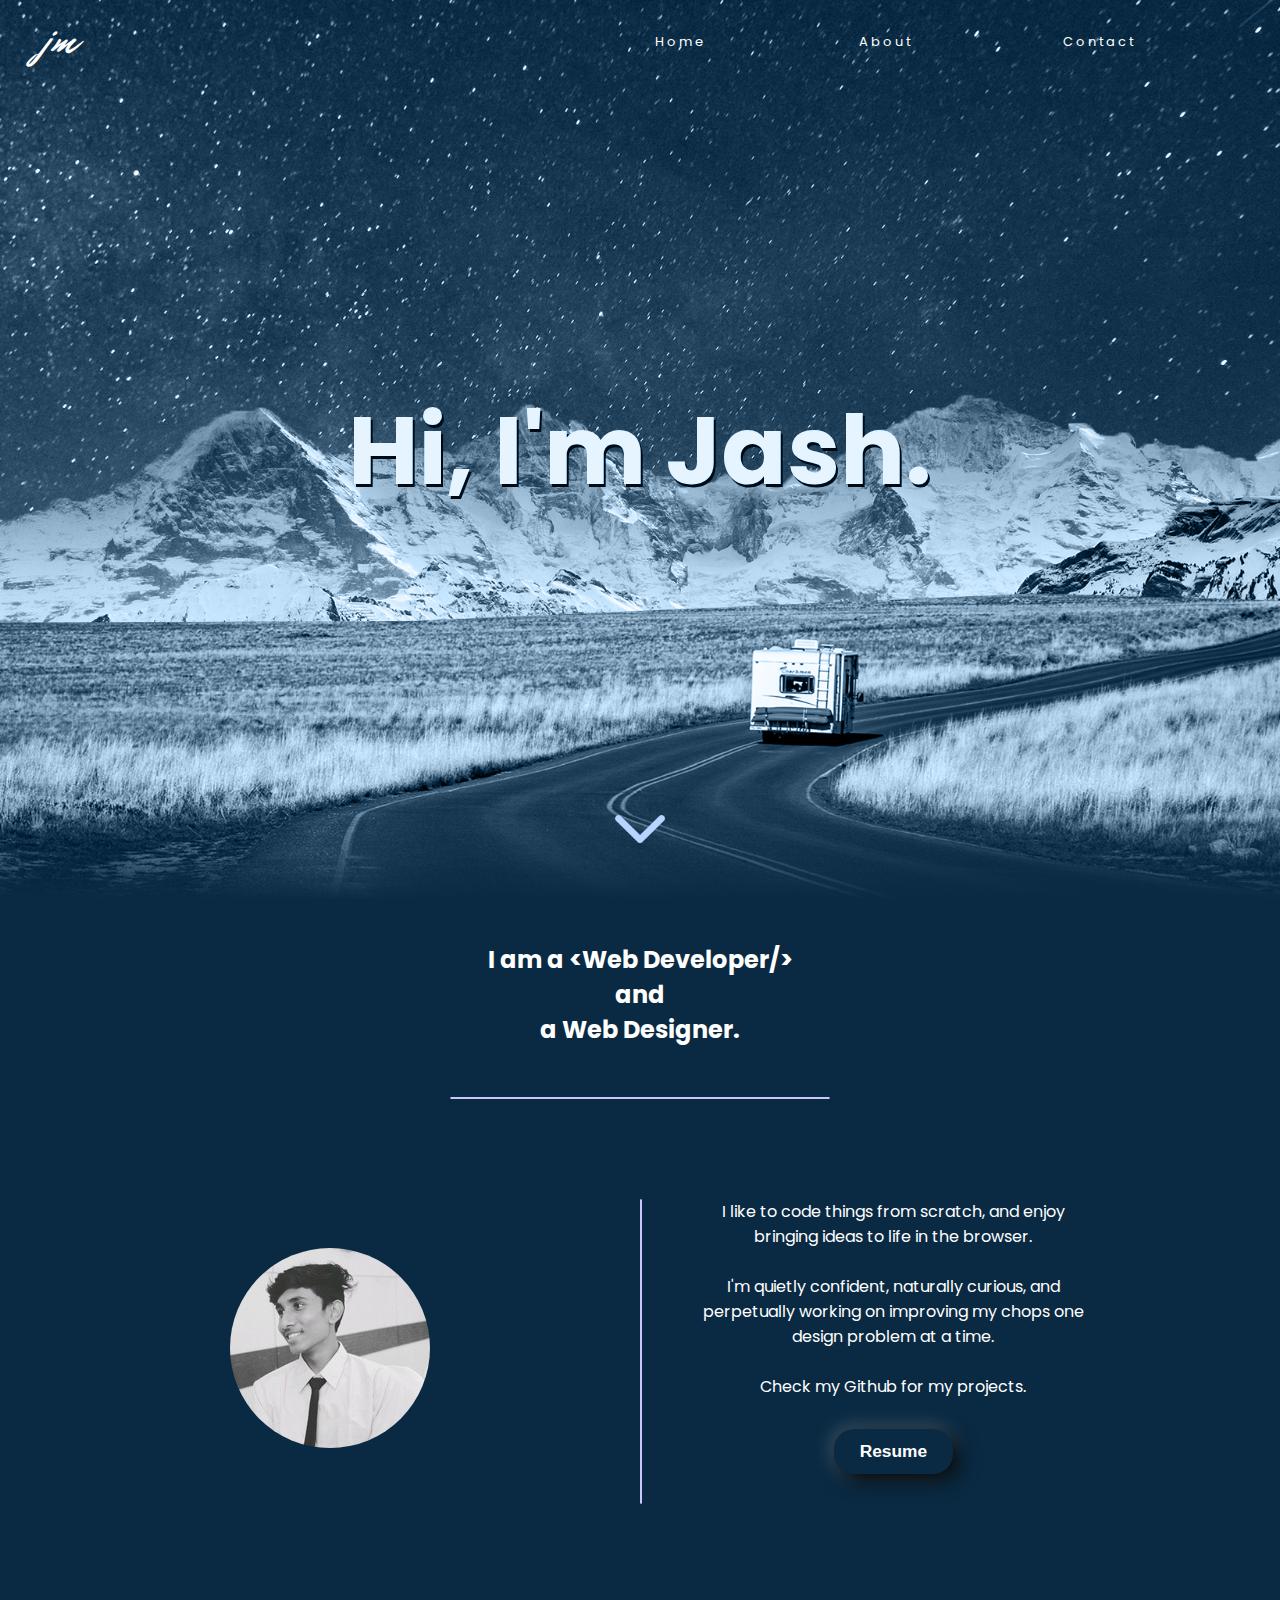
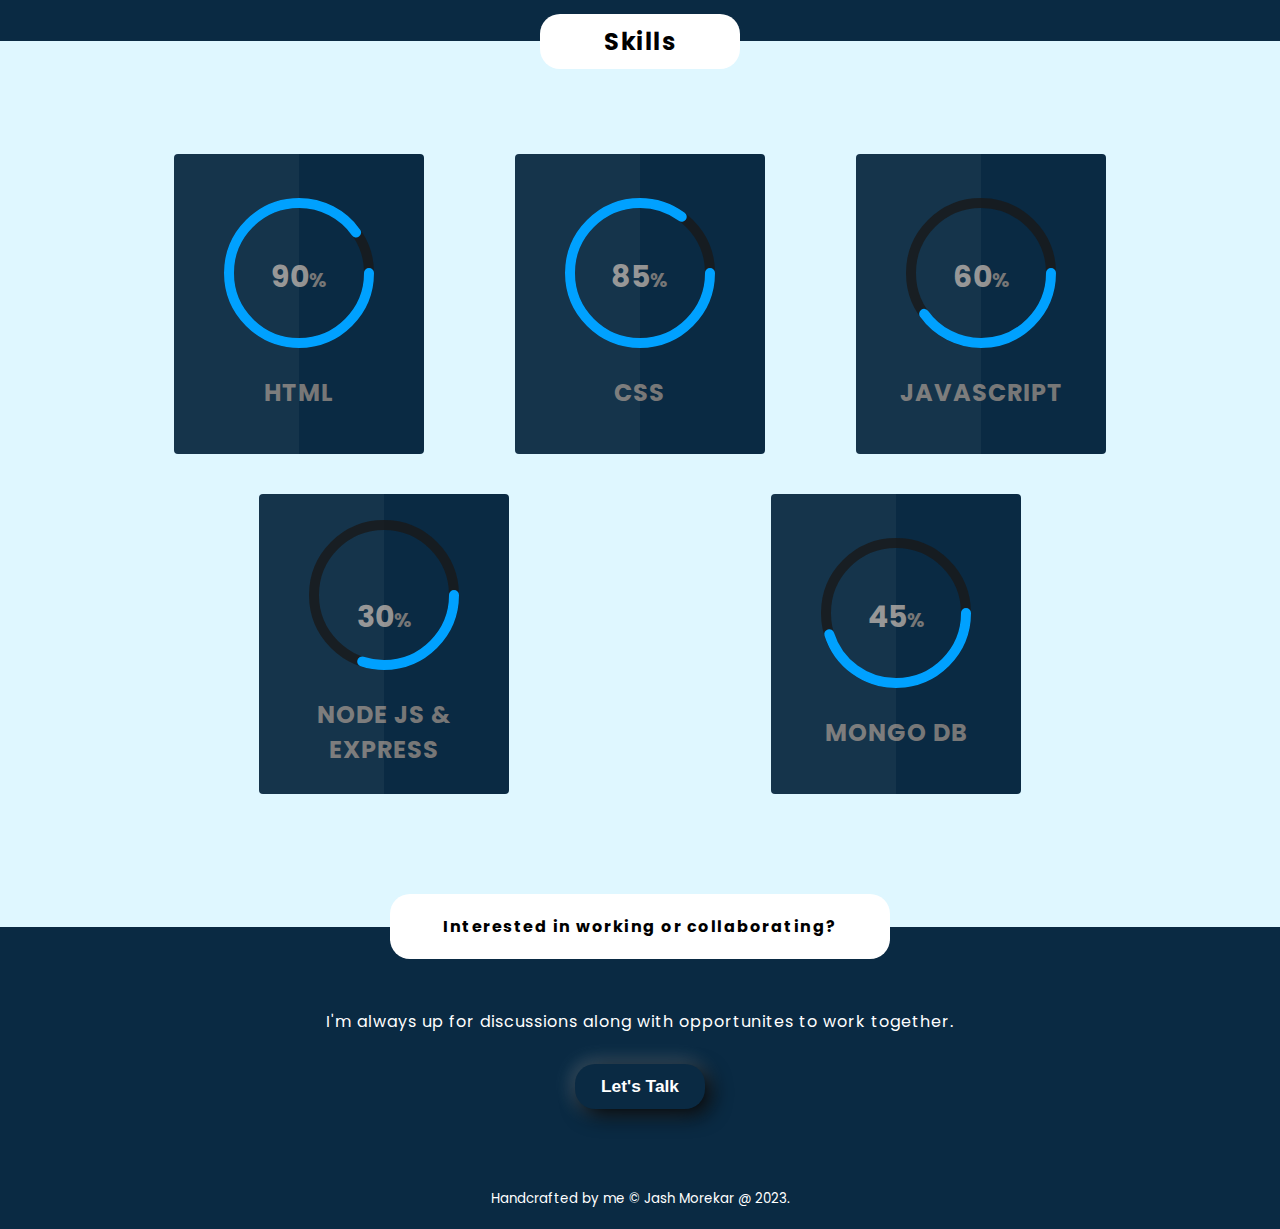
<file: index.html>
<!DOCTYPE html>
<html lang="en" dir="ltr">
  <head>
    <meta charset="utf-8" />
    <meta
      name="viewport"
      content="width=device-width, initial-scale=1, minimum-scale=1.0"
    />
    <link rel="icon" href="images/Frame 1.png" />
    <title>Portfolio | Jash Morekar</title>
    <link rel="stylesheet" href="css/styles.css" />
    <link
      rel="stylesheet"
      href="https://use.fontawesome.com/releases/v5.7.0/css/all.css"
      integrity="sha384-lZN37f5QGtY3VHgisS14W3ExzMWZxybE1SJSEsQp9S+oqd12jhcu+A56Ebc1zFSJ"
      crossorigin="anonymous"
    />
    <link
      href="https://fonts.googleapis.com/css?family=Poppins&display=swap"
      rel="stylesheet"
    />
    <link
      href="https://fonts.googleapis.com/css?family=Mr+Dafoe&display=swap"
      rel="stylesheet"
    />
  </head>

  <body class="body-bg">
    <nav class="navbar-1">
      <div class="logo-1">
        <a class="logo-name" href="index.html"> jm </a>
      </div>

      <ul class="list">
        <li class="list-links"><a class="list-names" href="#">Home</a></li>
        <li class="list-links">
          <a class="list-names" href="#about">About</a>
        </li>
        <!-- <li class="list-links"><a class="list-names" href="#">Projects</a></li> -->
        <li class="list-links">
          <a class="list-names" href="#contact">Contact</a>
        </li>
      </ul>

      <div class="burger">
        <div class="line-1"></div>
        <div class="line-2"></div>
        <div class="line-3"></div>
      </div>
    </nav>

    <section class="intro">
      <img src="images/bg.jpg" alt="" id="bg" />
      <img src="images/mountain.png" alt="" id="mountain" />
      <img src="images/road.png" alt="" id="road" />

      <h1 id="heading">Hi, I'm Jash.</h1>
    </section>
    
        <section>
      <div class="arrow-container">
                <a href="#about"
          ><img class="dw-arrow" src="images/Arrow 2.png" alt=""
        /></a>
      </div>
    </section>

    <section class="about-me" id="about">
      <div class="abt-text">
        <h2>
          I am a <span><</span>Web Developer<span>/></span> <br />
          and <br />
          a Web Designer.
        </h2>
        <hr class="abt-hr" />
      </div>
    </section>

    <section class="about-me-2">
      <div class="description">
        <div class="profilepic">
          <img
            class="picture-prof"
            src="images/0.jpg"
            alt=""
          />
        </div>

        <div class="vertical-line"></div>

        <div class="profile-text">
          <p>
            I like to code things from scratch, and enjoy bringing ideas to life
            in the browser. <br />
            <br />
            I'm quietly confident, naturally curious, and perpetually working on
            improving my chops one design problem at a time. <br />
            <br />
            Check my Github for my projects.
          </p>

          <div class="resume-btn">
            <button class="btn">
              <a
                href="https://drive.google.com/file/d/11wLyi9M6qMthVPCy5YEVSP2oRBYQvMiO/view?usp=sharing"
                target="_blank"
                >Resume</a
              >
            </button>
          </div>
        </div>
      </div>
    </section>

    <section class="my-skills">
      <div class="footer">
        <div class="skills-heading">
          <h3>Skills</h3>
        </div>
      </div>
    </section>

    <section class="skills-container">
      <div class="container">
        <div class="card">
          <div class="box">
            <div class="skill-percent">
              <svg>
                <circle cx="70" cy="70" r="70"></circle>
                <circle cx="70" cy="70" r="70"></circle>
              </svg>
              <div class="skill-number">
                <h2>90<span>%</span></h2>
              </div>
            </div>
            <h2 class="skill-heading">HTML</h2>
          </div>
        </div>

        <div class="card">
          <div class="box">
            <div class="skill-percent">
              <svg>
                <circle cx="70" cy="70" r="70"></circle>
                <circle cx="70" cy="70" r="70"></circle>
              </svg>
              <div class="skill-number">
                <h2>85<span>%</span></h2>
              </div>
            </div>
            <h2 class="skill-heading">CSS</h2>
          </div>
        </div>

        <div class="card">
          <div class="box">
            <div class="skill-percent">
              <svg>
                <circle cx="70" cy="70" r="70"></circle>
                <circle cx="70" cy="70" r="70"></circle>
              </svg>
              <div class="skill-number">
                <h2>60<span>%</span></h2>
              </div>
            </div>
            <h2 class="skill-heading">JavaScript</h2>
          </div>
        </div>
      </div>
    </section>

    <section class="skills-container second-skills">
      <div class="container">
        <div class="card">
          <div class="box">
            <div class="skill-percent">
              <svg>
                <circle cx="70" cy="70" r="70"></circle>
                <circle cx="70" cy="70" r="70"></circle>
              </svg>
              <div class="skill-number">
                <h2>30<span>%</span></h2>
              </div>
            </div>
            <h2 class="skill-heading">Node JS & Express</h2>
          </div>
        </div>

        <div class="card">
          <div class="box">
            <div class="skill-percent">
              <svg>
                <circle cx="70" cy="70" r="70"></circle>
                <circle cx="70" cy="70" r="70"></circle>
              </svg>
              <div class="skill-number">
                <h2>45<span>%</span></h2>
              </div>
            </div>
            <h2 class="skill-heading">Mongo DB</h2>
          </div>
        </div>
      </div>
    </section>

    <!-- <section class="projects">
      <h1>Projects</h1>
    </section>
    <section class="projects-container"></section> -->

    <section class="footer-container" id="contact">
      <div class="footer">
        <div class="footer-heading">
          <h3>Interested in working or collaborating?</h3>
        </div>
      </div>
    </section>

    <section class="footer-container-content">
      <div class="sub-heading-footer">
        I'm always up for discussions along with opportunites to work together.
      </div>
      <div class="resume-btn">
        <button class="btn">
          <a href="contact.html">Let's Talk</a>
        </button>
      </div>
      <div class="cta">
        <div class="cta-icons">
          <span class="icons" style="font-size: 2em; color: #fff;">
            <a href="https://github.com/jashmorekar"
              ><i class="fab fa-github-square"></i
            ></a>
          </span>

          <span class="icons" style="font-size: 2em; color: #fff;">
            <a
              href="https://www.linkedin.com/in/jash-morekar-309564159/"
              target="_blank"
              ><i class="fab fa-linkedin"></i
            ></a>
          </span>

          <span class="icons" style="font-size: 2em; color: #fff;">
            <a href="https://dribbble.com/JashMorekar" target="_blank"
              ><i class="fab fa-dribbble-square"></i
            ></a>
          </span>

          <span class="icons" style="font-size: 2em; color: #000;">
            <a href="https://www.facebook.com/jash.morekar/" target="_blank"
              ><i class="fab fa-facebook-square"></i
            ></a>
          </span>
        </div>
      </div>
      <div class="copyright">
        <p>Handcrafted by me © Jash Morekar @ 2023.</p>
      </div>
    </section>

    <script type="text/javascript" src="app.js"></script>
  </body>
</html>
</file>
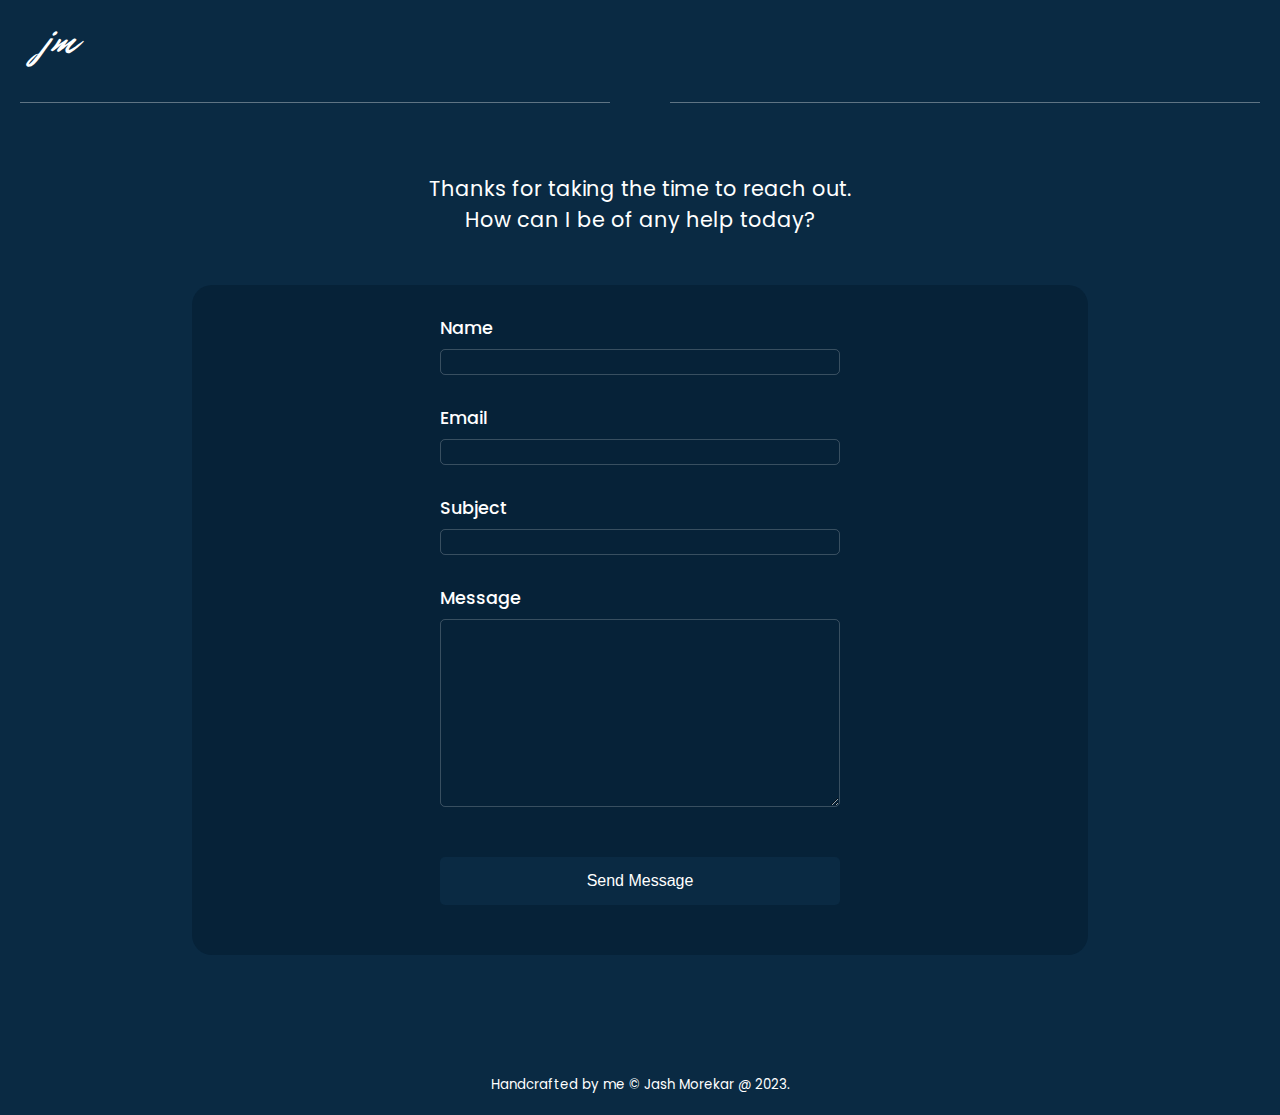
<file: contact.html>
<!DOCTYPE html>
<html lang="en" dir="ltr">
  <head>
    <meta charset="utf-8" />
    <meta
      name="viewport"
      content="width=device-width, initial-scale=1, minimum-scale=1.0"
    />
    <link rel="icon" href="images/Frame 1.png" />
    <title>Contact | Jash Morekar</title>
    <link rel="stylesheet" href="css/styles.css" />
    <link
      rel="stylesheet"
      href="https://use.fontawesome.com/releases/v5.7.0/css/all.css"
      integrity="sha384-lZN37f5QGtY3VHgisS14W3ExzMWZxybE1SJSEsQp9S+oqd12jhcu+A56Ebc1zFSJ"
      crossorigin="anonymous"
    />
    <link
      href="https://fonts.googleapis.com/css?family=Poppins&display=swap"
      rel="stylesheet"
    />
    <link
      href="https://fonts.googleapis.com/css?family=Mr+Dafoe&display=swap"
      rel="stylesheet"
    />
  </head>
  <body class="body-bg">
    <nav class="navbar-1">
      <div class="logo-1">
        <a class="logo-name" href="index.html"> jm </a>
      </div>

      <div
        class="logo-1"
        style="justify-content: flex-end; padding-right: 30px;"
      >
        <span class="" style="font-size: 2em; color: #fff;">
          <a href="index.html"><i class="fas fa-times"></i></a>
        </span>
      </div>
    </nav>

    <section>
      <div class="contact-header">
        <!-- <h1>I will surely get back to you :)</h1> -->
        <hr />
        <div class="smiley">
          <span style="font-size: 2.5em; color: rgb(255, 255, 255);"
            ><i class="far fa-grin-beam"></i
          ></span>
        </div>
      </div>
    </section>

    <div class="text-section">
      <p>Thanks for taking the time to reach out.</p>
      <p>How can I be of any help today?</p>
    </div>

    <div class="contact-form">
      <form
        method="POST"
        action="https://formspree.io/xgenzeok"
        class="form"
        autocomplete="off"
      >
        <div class="input-elements">
          <label>Name</label>
          <input
            class="form-inputs"
            type="text"
            name="Name"
            id="name"
            required="required"
          />
        </div>
        <div class="input-elements">
          <label>Email</label>
          <input
            class="form-inputs"
            type="email"
            name="email"
            id="email"
            required="required"
          />
        </div>
        <div class="input-elements">
          <label>Subject</label>
          <input
            class="form-inputs"
            type="text"
            name="Subject"
            id="subject"
            required="required"
          />
        </div>
        <div class="input-elements">
          <label>Message</label>
          <textarea
            name="message"
            id="message"
            class="form-inputs"
            rows="12"
            cols="25"
            required="required"
          ></textarea>
        </div>
        <div class="input-elements">
          <button class="form-btn" type="submit">Send Message</button>
        </div>
      </form>
    </div>

    <section class="cont-footer">
      <div class="copyright">
        <p>Handcrafted by me © Jash Morekar @ 2023.</p>
      </div>
    </section>

    <script type="text/javascript" src="app.js"></script>
  </body>
</html>
</file>
<file: css/styles.css>
* {
  margin: 0;
  padding: 0;
  box-sizing: border-box;
}
html {
  scroll-behavior: smooth;
}
body {
  font-family: "Poppins", sans-serif;
  background-color: #0a2a43;
}
a {
  text-decoration: none;
  color: #fff;
}
.logo-1 {
  display: flex;
  flex: 1;
  padding-left: 30px;
}
.logo-name {
  color: #fff;
  font-family: "Mr Dafoe", cursive;
  letter-spacing: 2px;
  font-size: 2.5rem;
}
.logo-name:hover {
  color: #00a1ff;
}
.list {
  flex: 1;
  display: flex;
  list-style: none;
}
.list-links {
  flex: 1;
}
.list-names {
  text-decoration: none;
  position: relative;
  font-size: small;
}
.list-names:focus {
  color: #00a1ff;
}
.list-names:hover::after {
  margin-top: 15px;
  content: "";
  display: inline-block;
  width: 60%;
  height: 2px;
  background: #fff;
  transition: width 0.3s;
  position: absolute;
  bottom: 0;
  left: calc(50% - 30%);
}
.burger {
  display: none;
}
.burger div {
  width: 25px;
  height: 3px;
  background-color: #fff;
  margin: 5px;
  transition: all 0.4s ease;
}
.heading {
  color: #fff;
  text-align: center;
  padding-top: 35vh;
  font-size: small;
  letter-spacing: 3px;
}
.top-sec {
  padding-top: 30px;
  height: 95vh;
  width: 100%;
}
.navbar-1 {
  color: #fff;
  display: flex;
  justify-content: space-around;
  align-items: center;
  padding: 1%;
  /* background-color: #d2d3d3; */
  letter-spacing: 3px;
  z-index: 1;
}
.intro {
  position: absolute;
  top: 0;
  left: 0;
  width: 100%;
  height: 100vh;
  overflow: hidden;
  display: flex;
  justify-content: center;
  align-items: center;
  z-index: -1;
}
.intro:before {
  content: "";
  position: absolute;
  bottom: 0;
  width: 100%;
  height: 100px;
  background: linear-gradient(to top, #0a2a43, transparent);
  z-index: 100;
}
.intro:after {
  content: "";
  position: absolute;
  top: 0;
  left: 0;
  width: 100%;
  height: 100%;
  background: #0a2a43;
  z-index: 100;
  mix-blend-mode: color;
}
.intro img {
  position: absolute;
  top: 0;
  left: 0;
  width: 100%;
  height: 100vh;
  object-fit: cover;
  pointer-events: none;
}
#heading {
  position: relative;
  color: rgb(239, 239, 255);
  font-size: 6em;
  z-index: 1;
  text-shadow: 2px 2.5px rgb(3, 2, 56);
}
#road {
  z-index: 3;
}
.about-me {
  position: relative;
  top: 90vh;
  display: flex;
  padding: 50px;
}
.abt-text {
  color: #fff;
  flex: 1;
  /* align-items: center; */
  text-align: center;
  overflow: hidden;
}
.abt-hr {
  margin: 50px 400px;
  color: rgb(199, 199, 255);
  border: 1px solid rgb(199, 199, 252);
  border-radius: 5px;
}
::-webkit-scrollbar {
  width: 4px;
  background: black;
  opacity: 0.3;
}
/* ::-webkit-scrollbar-track {
  border-radius: 10px;
  box-shadow: inset 0 0 10px #00000070;
} */
::-webkit-scrollbar-thumb {
  border-radius: 0;
  background-image: linear-gradient(to top, #00a1ff 0%, #00a1ff 100%);
  background-color: #0a2a43;
}
/* @media only screen and (max-width: 768px) {
  ::-webkit-scrollbar {
    width: 5px;
    background: black;
    opacity: 0.1;
  }
  ::-webkit-scrollbar-thumb {
    border-radius: 10px;
    background-image: linear-gradient(to top, #c8c7ff 0%, #3513ca 100%);
  }
  
} */
.about-me-2 {
  position: relative;
  top: 90vh;
  display: flex;
  padding-bottom: 75px;
}
.description {
  width: 100%;
  display: flex;
  justify-items: center;
  justify-content: space-around;
  align-items: center;
}
.profilepic {
  padding-left: 18%;
  flex: 1;
  align-items: center;
  /* padding-right: 5px; */
}
.picture-prof {
  border-radius: 50%;
  /* box-shadow: -4px -4px 30px rgba(255, 255, 255, 0.3), 6px 6px 40px rgba(0, 0, 0, 0.8); */
  /* box-shadow: -2px -2px 40px rgba(255, 255, 255, 0.3), 6px 6px 40px rgba(0, 0, 0, 0.8); */
  transition: 0.5s;
}
.picture-prof:hover {
  transform: translateY(-10px);
  box-shadow: -1px -1px 20px rgba(255, 255, 255, 0.432),
    6px 6px 20px rgb(0, 0, 0);
}
.profile-text {
  padding-left: 5px;
  padding-right: 15%;
  color: #fff;
  flex: 1;
  text-align: center;
}
.vertical-line {
  background-color: rgb(199, 199, 252);
  width: 1px;
  height: 100%;
  color: rgb(145, 145, 255);
  border: 1px solid rgb(199, 199, 252);
  margin: 20px 52px 20px 20px;
  border-radius: 5px;
}
.toggle .line-1 {
  transform: rotate(-45deg) translate(-5px, 6px);
}
.toggle .line-2 {
  opacity: 0;
}
.toggle .line-3 {
  transform: rotate(45deg) translate(-5px, -6px);
}
.arrow-container {
  text-align: center;
  position: absolute;
  top: 90.5%;
  left: 50%;
    transform: translateX(-50%);
  animation: pulse 1.5s 1s ease-out infinite;
}
@keyframes pulse {
  0% {
    opacity: 1;
    transform: none;
  }
  50% {
    opacity: 0.8;
    transform: scale(0.8);
  }
  100% {
    opacity: 1;
    transform: none;
  }
}
.dw-arrow {
  width: 50px;
  color: #000;
    position: absolute;
  left: 50%;
  transform: translateX(-50%);
}
.dw-arrow-disappear {
  opacity: 0;
}
.resume-btn {
  color: #fff;
  border: none;
  padding: 30px 0;
  opacity: 1;
}
.btn {
  border: none;
  cursor: pointer;
  padding: 12px 26px;
  color: #fff;
  background: #0a2a43;
  /* opacity: 0.5; */
  box-shadow: 6px 6px 20px #000000, -1px -1px 20px rgba(255, 255, 255, 0.308);
  border-radius: 20px;
}
.btn:focus {
  border: none;
  border-style: none;
  outline: none;
}
.btn:hover {
  border: none;
  box-shadow: inset 2px 2px 40px #0000008a,
    inset -2px -2px 40px rgba(255, 255, 255, 0.877);
}
.resume-btn a {
  text-decoration: none;
  color: #fff;
  font-weight: 700;
  font-size: 1.3em;
  opacity: 1;
  border: none;
}
.skills-container {
  position: relative;
  top: 90vh;
  padding: 50px 0 40px 0;
  background-color: #dff7ff;
  display: flex;
  justify-content: center;
  align-items: center;
}
.second-skills {
  position: relative;
  top: 90vh;
  padding: 0 0 50px 0;
  background-color: #dff7ff;
  display: flex;
  justify-content: center;
  align-items: center;
}
.container {
  position: relative;
  width: 80%;
  display: flex;
  justify-content: space-around;
}
.container .card {
  position: relative;
  width: 250px;
  background: linear-gradient(0deg, #0a2a43, #0a2a43);
  display: flex;
  justify-content: center;
  align-items: center;
  height: 300px;
  border-radius: 4px;
  text-align: center;
  overflow: hidden;
  transition: 0.5s;
}
.container .card:hover {
  transform: translateY(-10px);
  box-shadow: 0 15px 35px rgba(0, 0, 0, 0.5);
}
.container .card::before {
  content: "";
  position: absolute;
  top: 0;
  left: -50%;
  width: 100%;
  height: 100%;
  background: rgba(255, 255, 255, 0.048);
  pointer-events: none;
  z-index: 1;
}
/* .skill-percent {
  position: relative;
  width: 150%;
  height: 150%;
  border-radius: 50%;
  box-shadow: inset 0 0 50px #000;
} */
.skill-percent .skill-number {
  display: flex;
  position: absolute;
  left: 0;
  bottom: 27px;
  height: 100%;
  width: 100%;
  align-items: center;
  justify-content: center;
  border-radius: 50;
}
.skill-percent .skill-number h2 {
  color: #929292;
  font-weight: 700;
  font-size: 30px;
  transition: 0.5s;
}
.skill-percent .skill-number h2 span {
  color: #777;
  font-size: 20px;
  transition: 0.5s;
}
.card:hover .skill-percent .skill-number h2 {
  color: #fff;
  font-size: 45px;
}
.card:hover .skill-percent .skill-number h2 span {
  color: #fff;
}
.skill-heading {
  color: #777;
  position: relative;
  font-weight: 700;
  font-size: 15;
  margin-top: 20px;
  letter-spacing: 1px;
  text-transform: uppercase;
  transition: 0.5s;
}
.card:hover .skill-heading {
  color: #fff;
}
svg {
  position: relative;
  width: 150px;
  height: 150px;
  z-index: 10000;
}
svg circle {
  width: 100%;
  height: 100%;
  fill: none;
  stroke: #191919cb;
  stroke-width: 10;
  stroke-linecap: round;
  transform: translate(5px, 5px);
}
svg circle:nth-child(2) {
  stroke-dasharray: 440;
  stroke-dashoffset: 440;
}
.card:nth-child(1) svg circle:nth-child(2) {
  animation: skill-percent-fill 1s ease-in;
  animation-fill-mode: both;
  stroke: #00a1ff;
  stroke-dashoffset: calc(440 - (440 * 90) / 100);
}
.card:nth-child(2) svg circle:nth-child(2) {
  stroke: #00a1ff;
  stroke-dashoffset: calc(440 - (440 * 85) / 100);
}
.card:nth-child(3) svg circle:nth-child(2) {
  stroke-dashoffset: calc(440 - (440 * 40) / 100);
  stroke: #00a1ff;
}
.second-skills .card:nth-child(1) svg circle:nth-child(2) {
  stroke-dashoffset: calc(440 - (440 * 30) / 100);
  stroke: #00a1ff;
}
.second-skills .card:nth-child(2) svg circle:nth-child(2) {
  stroke-dashoffset: calc(440 - (440 * 45) / 100);
  stroke: #00a1ff;
}
.my-skills {
  position: relative;
  top: 90vh;
  padding-top: 35px;
  padding-bottom: 35px;
  background-color: #dff7ff;
  background-image: -webkit-linear-gradient(#0a2a43 50%, #dff7ff 50%);
  text-align: center;
}
.my-skills h1 {
  font-size: 2em;
  letter-spacing: 2px;
  display: flex;
  text-align: center;
  align-items: center;
}
.skills-heading {
  align-items: center;
  width: 200px;
  text-align: center;
  padding: 10px 0;
  margin: auto;
  background-color: #fff;
  border-radius: 20px;
}
.skills-heading h3 {
  font-size: x-large;
  letter-spacing: 1.5px;
}
.projects {
  position: relative;
  top: 90vh;
  background-color: #dff7ff;
  text-align: center;
  padding-top: 75px;
}
.projects h1 {
  font-size: 2em;
  letter-spacing: 1px;
}
.projects-container {
  position: relative;
  top: 90vh;
  background-color: #dff7ff;
  text-align: center;
  padding: 5px 50px 35px 50px;
  justify-content: center;
}
.footer-container {
  position: relative;
  top: 90vh;
  background-color: #0a2a43;
  background-image: -webkit-linear-gradient(#dff7ff 50%, #0a2a43 50%);
  text-align: center;
  padding: 50px 0;
  justify-content: center;
}
.footer {
  display: flex;
}
.footer-heading h3 {
  color: #000;
  letter-spacing: 1.5px;
  text-align: center;
  font-size: medium;
}
.footer-heading {
  align-items: center;
  width: 500px;
  text-align: center;
  padding: 20px 0;
  margin: auto;
  background-color: #fff;
  border-radius: 20px;
}
.footer-container-content {
  position: relative;
  top: 90vh;
  background-color: #0a2a43;
  text-align: center;
  padding: 0 0 20px 0;
  justify-content: center;
}
.sub-heading-footer {
  color: #fff;
  letter-spacing: 1px;
}
.cta {
  display: flex;
}
.cta-icons {
  display: flex;
  flex-direction: row;
  width: 300px;
  align-items: center;
  text-align: center;
  margin: auto;
}
.icons {
  justify-content: space-around;
  align-items: center;
  margin: auto;
}
.icons i {
  transition: 0.5s;
}
.icons i:hover {
  transform: translateY(-5px);
  box-shadow: -1px -1px 20px rgba(255, 255, 255, 0.432),
    6px 6px 20px rgb(0, 0, 0);
}
.copyright {
  margin-top: 50px;
  color: #fff;
  font-size: smaller;
}
.contact-form {
  background-color: #062238;
  width: 70vw;
  text-align: left;
  display: flex;
  margin: auto;
  border-radius: 20px;
  color: #fff;
  margin-bottom: 50px;
  max-width: inherit;
}
.form {
  margin: auto;
}
.form-btn {
  outline: none;
  border: none;
  padding: 15px 5px;
  margin: 20px 0;
  border-radius: 5px;
  background: #0a2a43;
  color: #fff;
  font-size: 1em;
  cursor: pointer;
}
.form-btn:hover {
  background: #0070b1;
}
.form-btn:focus {
  background: #004e7a;
}
.input-elements {
  display: flex;
  flex-direction: column;
  margin: 30px 0;
  width: 400px;
  max-width: inherit;
}
.input-elements input {
  padding: 3px;
  font-size: 1em;
  background: none;
  border: 1px solid #ffffff34;
  border-radius: 5px;
  color: #fff;
  max-width: inherit;
}
.input-elements input:focus {
  border: 1px solid #ffffff;
}
.input-elements textarea {
  padding: 3px;
  font-size: 1em;
  background: none;
  border: 1px solid #ffffff34;
  border-radius: 5px;
  max-width: initial;
  color: white;
}
.input-elements textarea:focus {
  border: 1px solid #ffffff;
}
.input-elements label {
  font-weight: 500;
  font-size: 1.1em;
  margin-bottom: 8px;
}
.form-inputs {
  outline: none;
  border: none;
}
.contact-header {
  color: #fff;
  text-align: center;
  padding: 20px;
  display: flex;
  flex-direction: column;
}
.contact-header hr {
  background-color: rgba(255, 255, 255, 0.349);
  height: 1px;
  border: none;
}
.smiley {
  margin: auto;
  position: absolute;
  top: 73px;
  left: 50%;
  transform: translateX(-50%);
  align-items: center;
}

.smiley i {
  z-index: 3;
  background-color: #0a2a43;
  padding: 0 30px;
}
.text-section {
  text-align: center;
  color: #fff;
  padding: 50px 0;
  font-size: 1.3em;
}
.cont-footer {
  text-align: center;
  padding: 20px 0 20px 0;
  justify-content: center;
}
@media screen and (max-width: 768px) {
  html body {
    overflow-x: hidden;
  }
  #heading {
    font-size: 2em;
  }
  .mount-img {
    height: 50vh;
  }
  .top-sec {
    height: 50vh;
  }
  .abt-hr {
    display: none;
  }
  .heading {
    padding-top: 11vh;
  }
  .list-names {
    text-decoration: none;
    position: relative;
    margin-top: 15px;
    font-size: small;
  }
  .description {
    flex-direction: column;
  }
  .profilepic {
    padding-left: 10px;
    padding-bottom: 40px;
  }
  .vertical-line {
    height: 1px;
    width: 60%;
    margin-left: 50px;
  }
  .profile-text {
    justify-content: center;
    padding-left: 70px;
    padding-top: 50px;
    /* width: 60%; */
  }
  .list {
    position: absolute;
    right: 0;
    height: 88vh;
    top: 12vh;
    background-color: #0a2a43;
    display: flex;
    flex-direction: column;
    width: 50%;
    align-items: center;
    transform: translateX(100%);
    transition: transform 0.5s ease-in;
    overflow-x: hidden;
  }
  .list li {
    opacity: 0;
  }
  .burger {
    display: block;
    cursor: pointer;
  }
  .container {
    display: flex;
    flex-direction: column;
    align-items: center;
    justify-content: center;
  }
  .card {
    flex: 1;
    margin: 15px 0 15px 0;
    padding: 25px 0 25px 0;
  }
  .contact-form {
    width: 90vw;
    max-width: inherit;
  }
  .input-elements {
    display: flex;
    flex-direction: column;
    margin: 30px 0;
    width: 60vw;
    max-width: inherit;
  }
  .smiley {
    margin: auto;
    position: absolute;
    top: 53px;
    left: 50%;
    transform: translateX(-50%);
    align-items: center;
  }

  .smiley i {
    z-index: 3;
    background-color: #0a2a43;
    padding: 0 30px;
  }
}
.nav-active {
  transform: translateX(0%);
}
@keyframes navLinkFade {
  from {
    opacity: 0;
    transform: translateX(50px);
    overflow: hidden;
  }
  to {
    opacity: 1;
    transform: translateX(0px);
    overflow: hidden;
  }
}
/* @keyframes skill-percent-fill {
  from {
    opacity: 0;
  }
  to {
    opacity: 1;
  }
} */
/* CONTACT STYLES */
cont-nav {
  color: #fff;
  display: flex;
  justify-content: end;
  align-items: center;
  padding: 1%;
  /* background-color: #d2d3d3; */
  letter-spacing: 3px;
  z-index: 1;
}

/* PROJECT STYLES */

.project-heading {
  align-items: center;
  width: 200px;
  text-align: center;
  padding: 10px 0;
  background-color: #fff;
  border-radius: 20px;
  margin: 50px auto 0;
}

.project-subhead {
  color: #fff;
  padding: 40px 0;
}

.project-intro {
  padding-top: 35px;
  padding-bottom: 35px;
  /* background-color: #dff7ff; */
  background-image: -webkit-linear-gradient( #0a2a43 50%);
  text-align: center;
}

.project-hr hr {
  margin: 0 auto;
  width: 70%;
  color: rgb(199, 199, 255);
  border: 1px solid rgb(199, 199, 252);
  border-radius: 5px;
}

/* .project-container {
  background-color: #0a2a43;
} */

.card-heading {
  text-align: center;
  padding: 30px 0;
}

.card-heading h3 {
  color: #fff;
  font-size: 24px;
}

.project-card {
  height: 410px;
  width: 900px;
  margin: 0 auto 90px;
}

.project-1 {
  background: linear-gradient(to bottom, rgba(0,0,0,0.4), rgba(0, 0, 0, 0.4)),
              url(../images/Screenshot\ \(3\).png) no-repeat bottom;
  background-size: contain;
  background-repeat: no-repeat;
  height: 410px;
  width: 900px;
  display: flex;
  transition: transform .5s ease-in-out;
}

.project-1:hover {
  cursor: default;
  transform: scale(1.03);
}

.project-1 h3{
  text-align: center;
  margin: auto;
}  

.project-2 {
  background: linear-gradient(to bottom, rgba(0,0,0,0.4), rgba(0, 0, 0, 0.4)),
              url(../images/Screenshot\ \(8\).png) no-repeat bottom;
  background-size: contain;
  background-repeat: no-repeat;
  height: 410px;
  width: 900px;
  display: flex;
  transition: transform .5s ease-in-out;
}

.project-2:hover {
  cursor: default;
  transform: scale(1.03 );
}

.project-2 h3{
  text-align: center;
  margin: auto;
}  

.project-card-small {
  height: 480px;
  width: 900px;
  margin: 0 auto 90px;
}

.project-3 {
  background: linear-gradient(to bottom, rgba(0,0,0,0.4), rgba(0, 0, 0, 0.4)),
              url(../images/Screenshot\ \(110\).png) no-repeat bottom;
  background-size: contain;
  background-repeat: no-repeat;
  height: 480px;
  width: 500px;
  display: flex;
  transition: transform .5s ease-in-out;
  margin: 0 auto;
}

.project-3:hover {
  cursor: default;
  transform: scale(1.03 );
}

.project-3 h3{
  text-align: center;
  margin: auto;
}  

.project-4 {
  background: linear-gradient(to bottom, rgba(0,0,0,0.4), rgba(0, 0, 0, 0.4)),
              url(../images/Screenshot\ \(92\).png) no-repeat bottom;
  background-size: contain;
  background-repeat: no-repeat;
  height: 480px;
  width: 580px;
  display: flex;
  transition: transform .5s ease-in-out;
  margin: 0 auto;
}

.project-4:hover {
  cursor: default;
  transform: scale(1.03 );
}

.project-4 h3{
  text-align: center;
  margin: auto;
} 



.footer-container-project {
  background-color: #0a2a43;
  background-image: -webkit-linear-gradient(#0a2a43 50%);
  text-align: center;
  padding: 50px 0;
  justify-content: center;  
}

.footer-container-content-project {
  background-color: #0a2a43;
  text-align: center;
  padding: 0 0 20px 0;
  justify-content: center;
}
</file>
